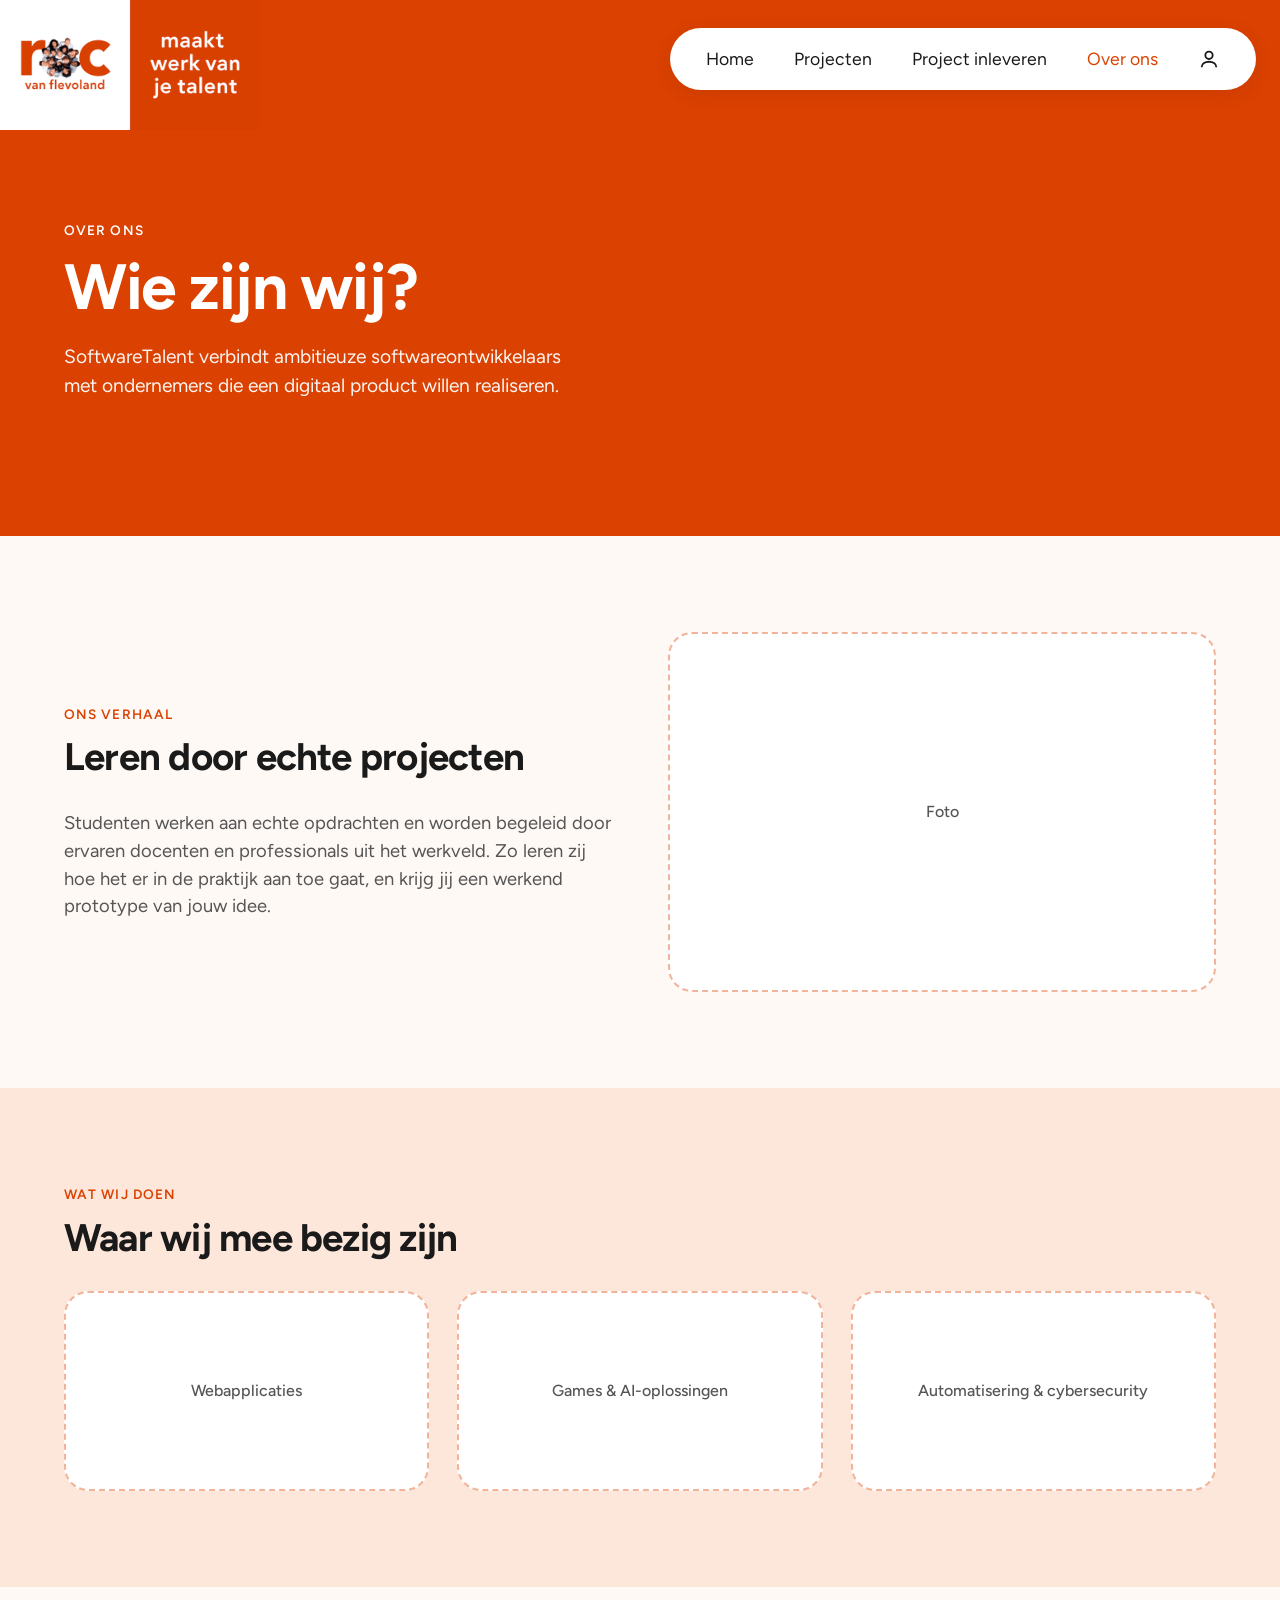
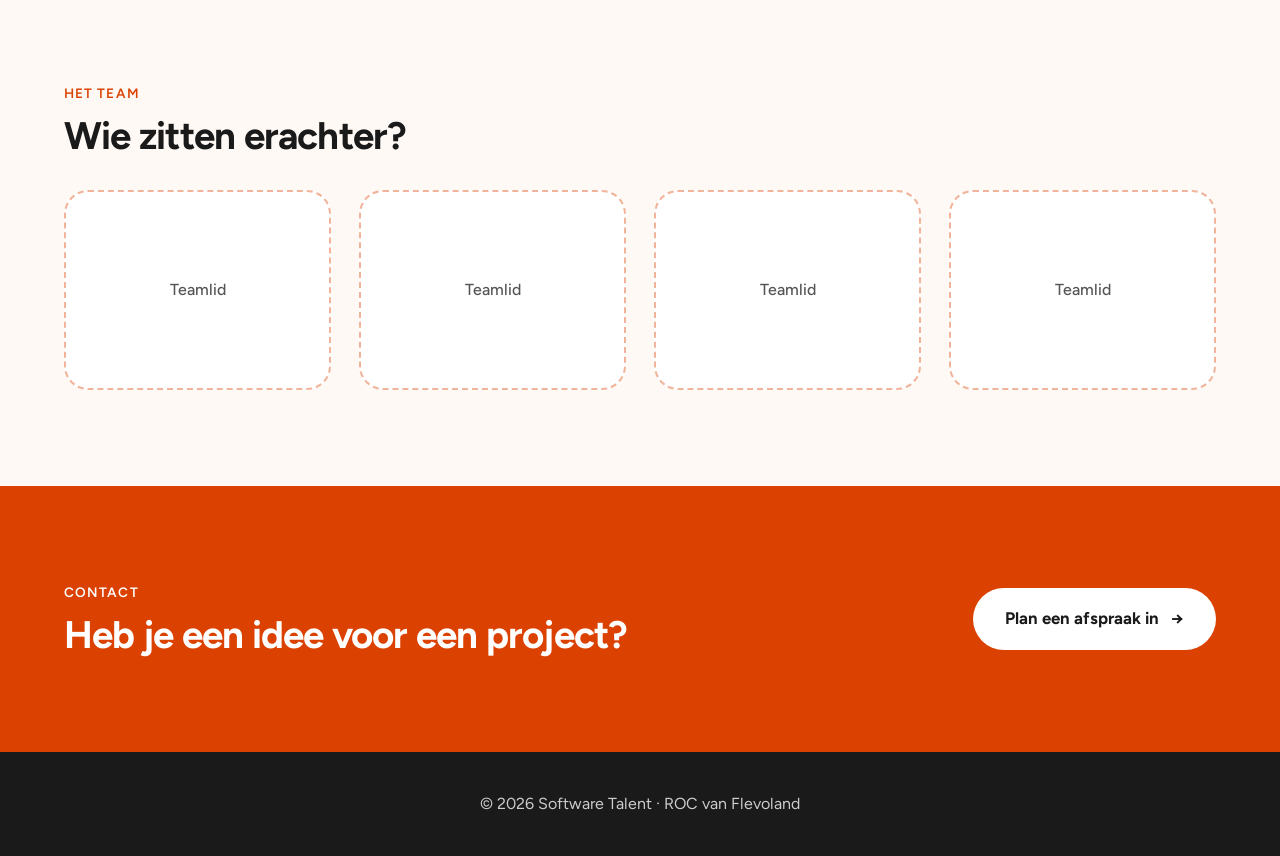
<file: over-ons.html>
<!DOCTYPE html>
<html lang="nl">
<head>
  <meta charset="UTF-8">
  <meta name="viewport" content="width=device-width, initial-scale=1.0">
  <title>Over ons | Software Talent</title>
  <link rel="preconnect" href="https://fonts.googleapis.com">
  <link rel="preconnect" href="https://fonts.gstatic.com" crossorigin>
  <link href="https://fonts.googleapis.com/css2?family=Figtree:wght@400;500;600;700;800&display=swap" rel="stylesheet">
  <link rel="stylesheet" href="style.css">
</head>
<body>

  <!-- ===== HEADER ===== -->
  <header class="site-header">
    <a href="index.html" class="logo">
      <img src="img/roc-logo.png" alt="ROC van Flevoland - maakt werk van je talent">
    </a>

    <nav class="main-nav">
      <a href="index.html">Home</a>
      <a href="projecten.html">Projecten</a>
      <a href="#">Project inleveren</a>
      <a href="over-ons.html" class="active">Over ons</a>
      <a href="#" class="nav-icon" aria-label="Inloggen">
        <svg width="22" height="22" viewBox="0 0 24 24" fill="none" stroke="currentColor" stroke-width="2"><circle cx="12" cy="8" r="4"/><path d="M4 21c0-4 4-6 8-6s8 2 8 6"/></svg>
      </a>
    </nav>
  </header>

  <main>
    <!-- ===== PAGINA-HERO ===== -->
    <section class="page-hero">
      <div class="container">
        <p class="eyebrow">Over ons</p>
        <h1>Wie zijn wij?</h1>
        <p class="hero-sub">SoftwareTalent verbindt ambitieuze softwareontwikkelaars met ondernemers die een digitaal product willen realiseren.</p>
      </div>
    </section>

    <!-- ===== ONS VERHAAL ===== -->
    <section class="section">
      <div class="container split">
        <div>
          <p class="eyebrow eyebrow-orange">Ons verhaal</p>
          <h2>Leren door echte projecten</h2>
          <p class="text">Studenten werken aan echte opdrachten en worden begeleid door ervaren docenten en professionals uit het werkveld. Zo leren zij hoe het er in de praktijk aan toe gaat, en krijg jij een werkend prototype van jouw idee.</p>
        </div>
        <div class="placeholder split-image">Foto</div>
      </div>
    </section>

    <!-- ===== WAT WIJ DOEN ===== -->
    <section class="section section-tint">
      <div class="container">
        <p class="eyebrow eyebrow-orange">Wat wij doen</p>
        <h2>Waar wij mee bezig zijn</h2>
        <div class="grid grid-3">
          <div class="placeholder card">Webapplicaties</div>
          <div class="placeholder card">Games &amp; AI-oplossingen</div>
          <div class="placeholder card">Automatisering &amp; cybersecurity</div>
        </div>
      </div>
    </section>

    <!-- ===== HET TEAM ===== -->
    <section class="section">
      <div class="container">
        <p class="eyebrow eyebrow-orange">Het team</p>
        <h2>Wie zitten erachter?</h2>
        <div class="grid grid-4">
          <div class="placeholder card">Teamlid</div>
          <div class="placeholder card">Teamlid</div>
          <div class="placeholder card">Teamlid</div>
          <div class="placeholder card">Teamlid</div>
        </div>
      </div>
    </section>

    <!-- ===== CONTACT ===== -->
    <section class="section section-orange">
      <div class="container cta">
        <div>
          <p class="eyebrow">Contact</p>
          <h2>Heb je een idee voor een project?</h2>
        </div>
        <a href="index.html#afspraak" class="btn btn-white">Plan een afspraak in <span>&rarr;</span></a>
      </div>
    </section>
  </main>

  <!-- ===== FOOTER ===== -->
  <footer class="site-footer">
    <div class="container">
      <p>&copy; 2026 Software Talent &middot; ROC van Flevoland</p>
    </div>
  </footer>

</body>
</html>
</file>
<file: style.css>
/* ===== Kleuren & basis (stijl ROC van Flevoland) ===== */
:root {
  --orange: #db4100;
  --orange-dark: #b83700;
  --orange-light: #fde6da;
  --cream: #fff9f5;
  --text: #1a1a1a;
  --text-soft: #555;
  --white: #fff;
  --radius: 24px;
  --max-width: 1200px;
}

* { margin: 0; padding: 0; box-sizing: border-box; }

body {
  font-family: 'Figtree', system-ui, sans-serif;
  color: var(--text);
  background: var(--cream);
  line-height: 1.5;
}

a { color: inherit; text-decoration: none; }

h1, h2 { line-height: 1.1; letter-spacing: -0.02em; }
h2 { font-size: clamp(1.8rem, 3vw, 2.6rem); margin-bottom: 2rem; }

.container { max-width: var(--max-width); margin: 0 auto; padding: 0 24px; }
.container-narrow { max-width: 800px; }

.eyebrow {
  text-transform: uppercase;
  letter-spacing: 0.08em;
  font-size: 0.85rem;
  font-weight: 600;
  margin-bottom: 0.75rem;
}
.eyebrow-orange { color: var(--orange); }

/* ===== Header ===== */
.site-header {
  position: absolute;
  top: 0; left: 0; right: 0;
  display: flex;
  justify-content: space-between;
  align-items: flex-start;
  padding-right: 24px;
  z-index: 10;
}

.logo { display: block; }
.logo img { display: block; height: 130px; width: auto; }

.main-nav {
  margin-top: 28px;
  background: var(--white);
  border-radius: 999px;
  padding: 18px 36px;
  display: flex;
  align-items: center;
  gap: 40px;
  font-size: 1.1rem;
  box-shadow: 0 4px 20px rgba(0,0,0,0.08);
}
.main-nav a:hover { color: var(--orange); }
.nav-icon { display: flex; }

/* ===== Hero ===== */
.hero {
  display: grid;
  grid-template-columns: 1fr 1.3fr;
  min-height: 720px;
  background: var(--orange);
}

.hero-card {
  background: var(--orange);
  color: var(--white);
  padding: 200px 56px 64px;
  display: flex;
  flex-direction: column;
  justify-content: center;
}
.hero-card h1 {
  font-size: clamp(2.4rem, 4.5vw, 4.2rem);
  font-weight: 700;
  margin-bottom: 1.5rem;
}
.hero-sub { font-size: 1.2rem; max-width: 520px; margin-bottom: 2.5rem; opacity: 0.95; }

.hero-buttons { display: flex; gap: 16px; flex-wrap: wrap; }

.btn {
  display: inline-flex; align-items: center; gap: 12px;
  padding: 18px 32px;
  border-radius: 999px;
  font-weight: 700;
  font-size: 1.05rem;
  transition: transform 0.15s;
}
.btn:hover { transform: translateY(-2px); }
.btn-white { background: var(--white); color: var(--text); }
.btn-outline { border: 2px solid var(--white); color: var(--white); }

.hero-image {
  background: #c9c9c9;
  display: flex; align-items: center; justify-content: center;
  color: #777; font-size: 1.4rem;
}

/* ===== Secties ===== */
.section { padding: 96px 0; }
.section-tint { background: var(--orange-light); }
.section-orange { background: var(--orange); color: var(--white); }

.section-head {
  display: flex; justify-content: space-between; align-items: flex-end;
  margin-bottom: 2rem;
}
.section-head h2 { margin-bottom: 0; }
.link-arrow { color: var(--orange); font-weight: 700; }

.grid { display: grid; gap: 28px; }
.grid-3 { grid-template-columns: repeat(3, 1fr); }
.grid-4 { grid-template-columns: repeat(4, 1fr); }

.card { min-height: 200px; border-radius: var(--radius); }
.card-tall { min-height: 380px; }

.logo-row { display: grid; grid-template-columns: repeat(5, 1fr); gap: 24px; }
.logo-box { height: 100px; border-radius: 16px; }

.split { display: grid; grid-template-columns: 1fr 1fr; gap: 56px; align-items: center; }
.split-image { min-height: 360px; border-radius: var(--radius); }
.text-block { min-height: 160px; border-radius: 16px; }

.faq-list { display: flex; flex-direction: column; gap: 12px; }
.faq-item { height: 72px; border-radius: 16px; justify-content: flex-start; padding-left: 24px; }

/* ===== Placeholders (tijdelijk, voor de layout) ===== */
.placeholder {
  border: 2px dashed rgba(219, 65, 0, 0.4);
  background: var(--white);
  color: var(--text-soft);
  display: flex; align-items: center; justify-content: center;
  font-weight: 500;
}
.placeholder-light {
  border-color: rgba(255,255,255,0.5);
  background: rgba(255,255,255,0.1);
  color: var(--white);
}

/* ===== Kalender ===== */
.calendar-section {
  background: var(--orange-light);
}

.calendar-layout {
  display: grid;
  grid-template-columns: minmax(0, 1fr) minmax(260px, 1fr);
  gap: 28px;
  align-items: start;
}

#calendar {
  min-height: 600px;
  padding: 24px;
  background: var(--white);
  border: 1px solid #e7ddd7;
  border-radius: var(--radius);
  
}

.appointment-panel {
  padding: 24px;
  background: var(--orange-light);
  border-radius: var(--radius);
}

.appointment-panel h3 {
  margin-bottom: 8px;
  font-size: 1.25rem;
}

.appointment-panel p {
  color: var(--text-soft);
  margin-bottom: 20px;
  border-bottom: 1px solid var(--text-soft);
}



.time-options {
  display: grid;
  grid-template-columns: repeat(3, 1fr);
  gap: 8px;
}

.time-options button {
  border: 1px solid var();
  border-radius: 80px;
  padding: 12px 8px;
  background: var(--white);
  color: var(--text);
  font: inherit;
  font-weight: 700;
  cursor: pointer;
}

.time-options button:hover,
.time-options button:focus-visible {
  background: var(--orange);
  color: var(--white);
}



/* ===== Footer ===== */
.site-footer { background: var(--text); color: #ccc; padding: 40px 0; text-align: center; }

/* ===== Responsive ===== */
@media (max-width: 900px) {
  .hero { grid-template-columns: 1fr; }
  .hero-image { min-height: 300px; }
  .hero-card { padding: 180px 24px 48px; }
  .grid-3, .grid-4, .split { grid-template-columns: 1fr; }
  .logo-row { grid-template-columns: repeat(2, 1fr); }
  .main-nav { gap: 20px; padding: 14px 20px; font-size: 1rem; }
  .logo img { height: 90px; }
}
@media (max-width: 600px) {
  .site-header { flex-direction: column; padding-right: 0; }
  .main-nav { margin: 12px; }
}

/* =====================================================
   HOMEPAGE + OVER ONS (Brooklyn)
   Eigen blok: pas hier alleen deze stijlen aan.
   ===================================================== */

.main-nav a.active { color: var(--orange); }

/* Hero checklist */
.check-list { list-style: none; margin-top: 2rem; display: flex; flex-direction: column; gap: 10px; font-size: 1.05rem; }
.check-list li { display: flex; align-items: center; gap: 12px; }
.check-list li::before {
  content: "\2713";
  width: 26px; height: 26px; flex-shrink: 0;
  border-radius: 50%;
  background: var(--white); color: var(--orange);
  display: flex; align-items: center; justify-content: center;
  font-weight: 800; font-size: 0.9rem;
}

/* Stappen */
.step-card {
  background: var(--white);
  border-radius: var(--radius);
  padding: 36px 32px;
  box-shadow: 0 4px 20px rgba(0,0,0,0.05);
}
.step-card h3,
.product-card h3 { font-size: 1.3rem; margin-bottom: 0.6rem; line-height: 1.2; }
.step-card p { color: var(--text-soft); }
.step-number {
  display: inline-flex; align-items: center; justify-content: center;
  width: 52px; height: 52px; border-radius: 50%;
  background: var(--orange); color: var(--white);
  font-weight: 800; font-size: 1.4rem;
  margin-bottom: 1.25rem;
}

/* Software producten */
.grid-products { grid-template-columns: repeat(auto-fit, minmax(210px, 1fr)); }
.product-card {
  background: var(--white);
  border: 1px solid #f1ddd2;
  border-top: 5px solid var(--orange);
  border-radius: var(--radius);
  padding: 28px 26px;
}
.product-card ul { list-style: none; display: flex; flex-direction: column; gap: 8px; color: var(--text-soft); }
.product-card li::before { content: "\2192"; color: var(--orange); margin-right: 8px; font-weight: 700; }

/* Partners */
.partner-row { display: flex; gap: 24px; flex-wrap: wrap; }
.partner-box {
  background: var(--white);
  border-radius: 16px;
  min-width: 220px; height: 100px; padding: 0 32px;
  display: flex; align-items: center; justify-content: center;
  font-size: 1.4rem; font-weight: 700;
}
.partner-cta { margin-top: 2.5rem; display: flex; align-items: center; gap: 20px; flex-wrap: wrap; font-size: 1.15rem; font-weight: 600; }
.btn-orange { background: var(--orange); color: var(--white); }
.link-block { display: inline-block; margin-top: 1.5rem; }

/* Over ons-pagina */
.page-hero {
  background: var(--orange);
  color: var(--white);
  padding: 220px 0 96px;
}
.page-hero h1 { font-size: clamp(2.4rem, 5vw, 4.2rem); margin-bottom: 1.25rem; }
.text { font-size: 1.15rem; color: var(--text-soft); }
.cta { display: flex; justify-content: space-between; align-items: center; gap: 32px; flex-wrap: wrap; }
.cta h2 { margin-bottom: 0; }

@media (max-width: 900px) {
  .page-hero { padding: 180px 0 64px; }
}
</file>
